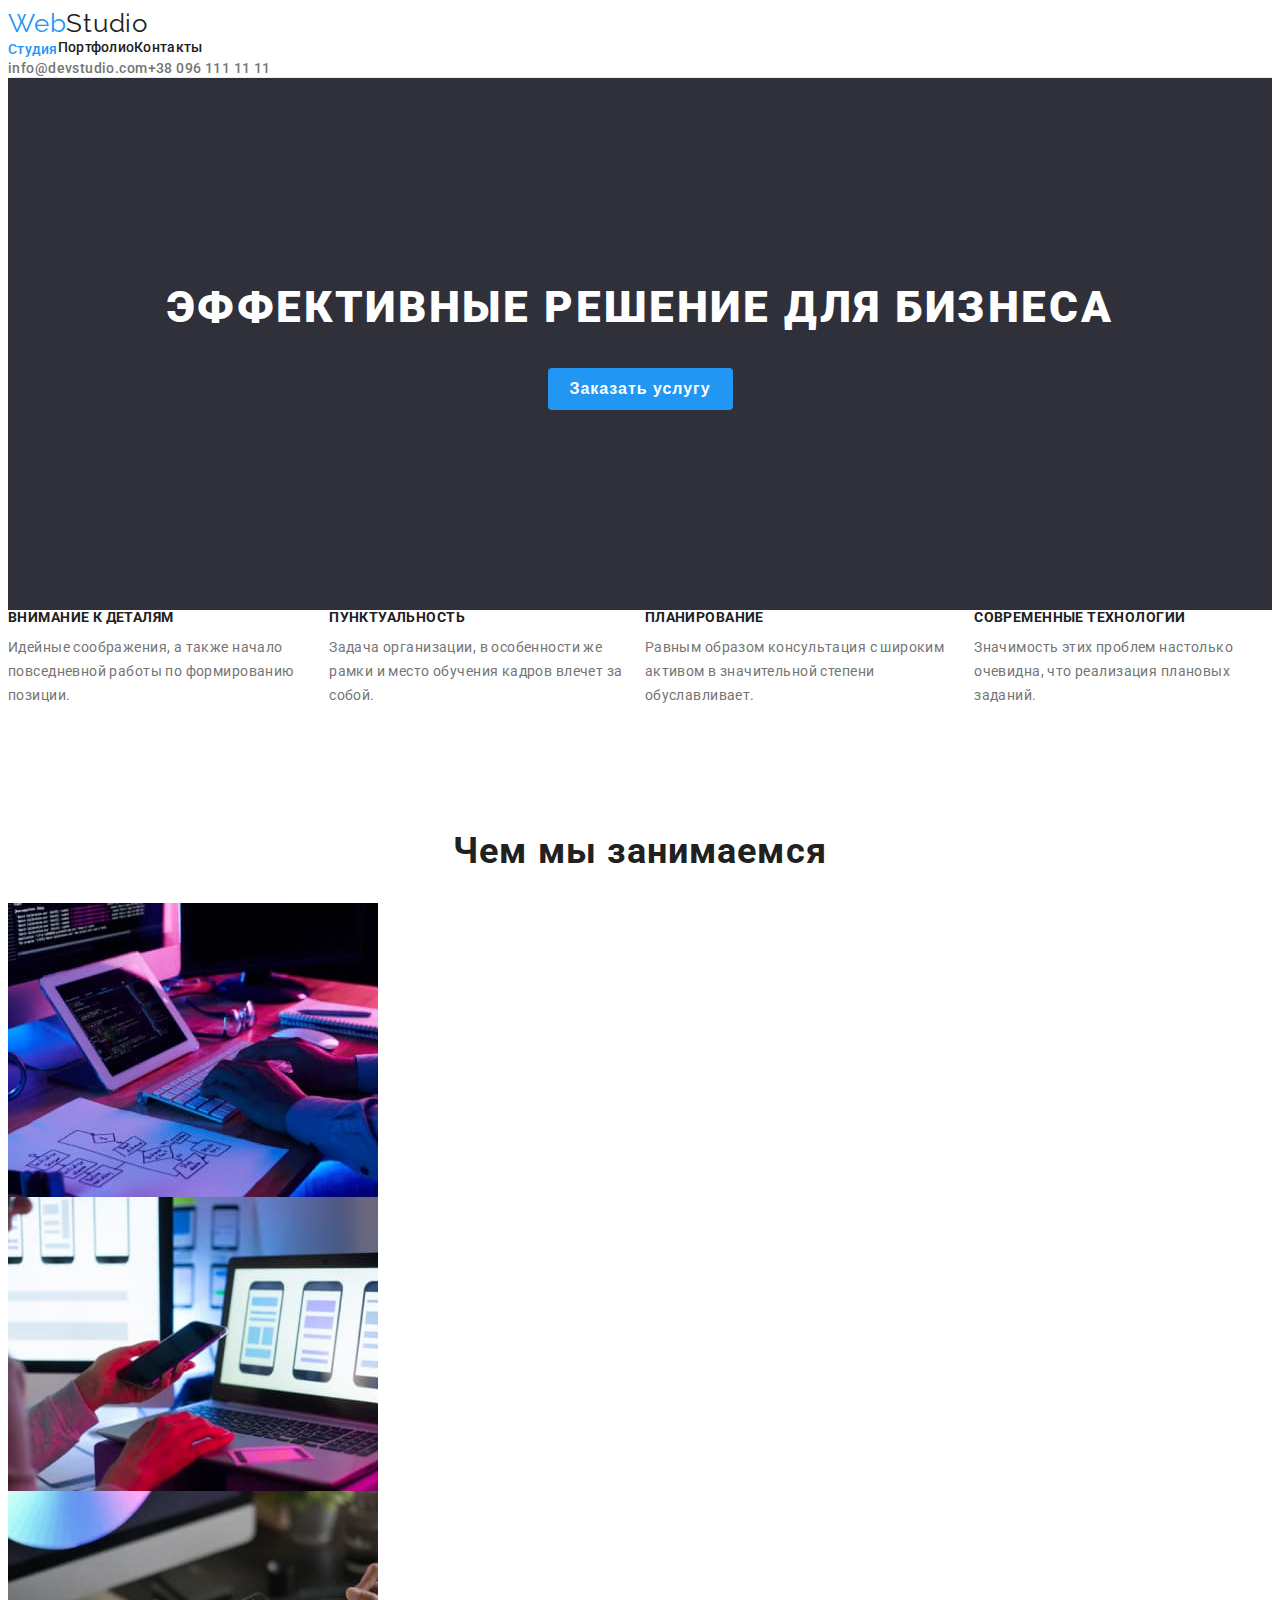
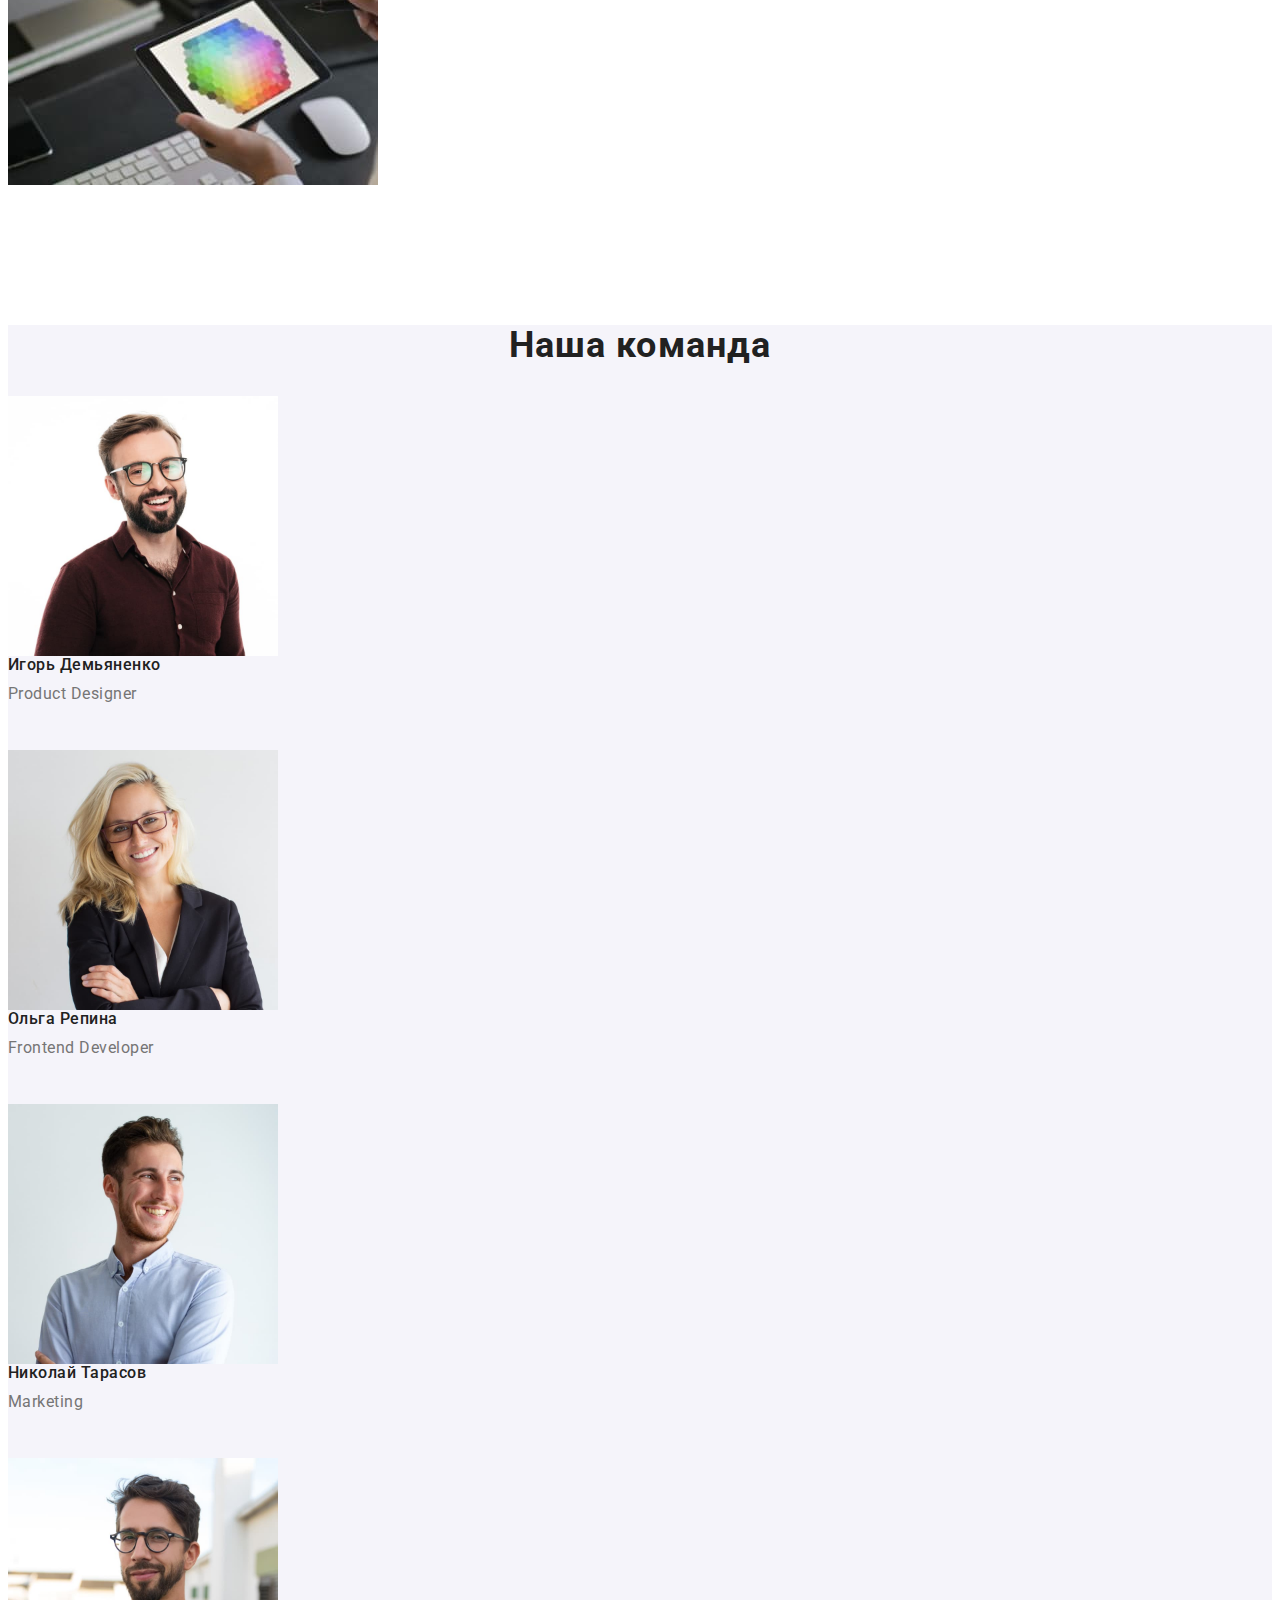
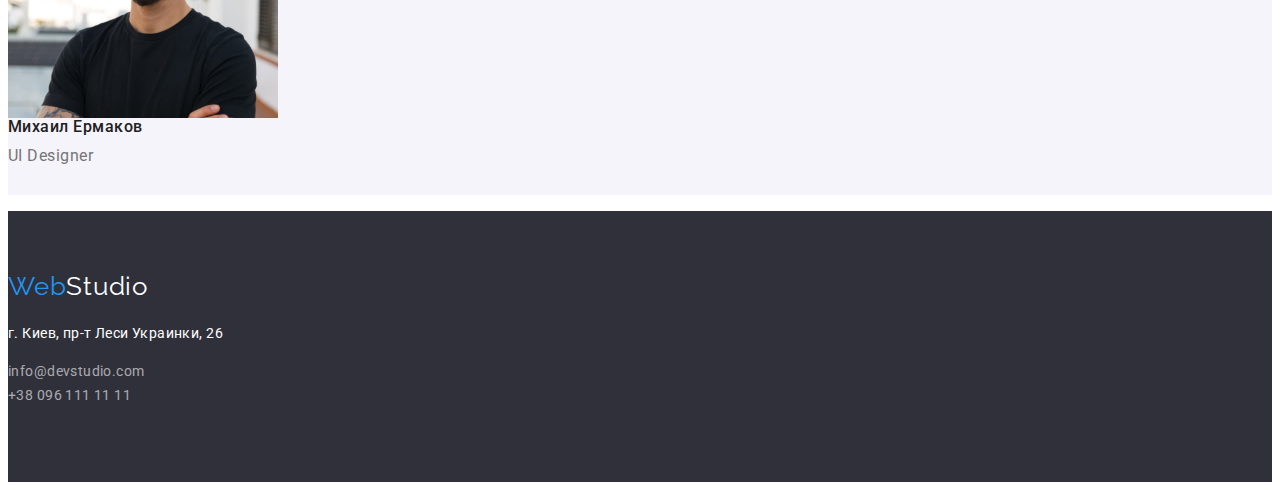
<file: index.html>
<!DOCTYPE html>
<html lang="ru">

<head>
    <meta charset="UTF-8">
    <meta http-equiv="X-UA-Compatible" content="IE=edge">
    <meta name="viewport" content="width=device-width, initial-scale=1.0">
    <title>Студия</title>
    <link rel="preconnect" href="https://fonts.gstatic.com">
    <link href="https://fonts.googleapis.com/css2?family=Raleway:wght@700&family=Roboto:wght@400;500;700;900&display=swap"
    rel="stylesheet">
    <link rel="stylesheet" href="css/styles.css">
</head>

<body class="body">

    <header class="header">
        <nav>

            <div class="logo-text"><a href="#">
                <span class="logo-accept">Web</span><span class="logo">Studio</span>
            </a></div>

            <ul class="site-nav list">
                <li><a href="index.html" class="link-is-curret">Студия</a></li>
                <li><a href="portfolio.html" class="link">Портфолио</a></li>
                <li><a href="" class="link">Контакты</a></li>
            </ul>

        </nav>

        <ul class="contact-nav list">
            <li><a href="mailto:info@devstudio.com" class="link">info@devstudio.com</a></li>
            <li><a href="tel:+380961111111" class="link">+38 096 111 11 11</a></li>
        </ul>


    </header>

    <main>
        <!--HERO-->
        <section class="hero">

            <h1 class="hero-title">Эффективные решение для бизнеса</h1>
            <button type="button" class="button">Заказать услугу</button>
        </section>


        <section class="section">
            <h2 hidden class="section-title">Наши преимущества</h2>
            <ul class="feature-list">
                <li>
                    <h3 class="title">Внимание к деталям</h3>
                    <p class="text">Идейные соображения, а также начало повседневной работы по формированию позиции.</p>
                </li>

                <li>
                    <h3 class="title">Пунктуальность</h3>
                    <p class="text">Задача организации, в особенности же рамки и место обучения кадров влечет за собой.</p>
                </li>

                <li>
                    <h3 class="title">Планирование</h3>
                    <p class="text">Равным образом консультация с широким активом в значительной степени обуславливает.</p>
                </li>

                <li>
                    <h3 class="title">Современные технологии</h3>
                    <p class="text">Значимость этих проблем настолько очевидна, что реализация плановых заданий.</p>
                </li>
            </ul>
        </section>

        <section  class="section">
            <h2 class="section-title">Чем мы занимаемся</h2>

            <ul>
                <li>
                    <img src="./images/box_1.jpg" width="370" alt="Программируем">
                </li>

                <li>
                    <img src="./images/box_2.jpg" width="370" alt="Создаем макет">
                </li>
                <li>
                    <img src="./images/box_3.jpg" width="370" alt="Стилизуем">
                </li>

            </ul>

        </section>

        <!--наша команда-->
        <section class="section-staff">
            <h2 class="section-title">Наша команда</h2>

            <ul>
                <li>

                    <img src="./images/img.jpg" width="270" alt="product designer">
                    <h3 class="staff-title">Игорь Демьяненко</h3>
                    <p class="staff-text">Product Designer</p>

                </li>

                <li>

                    <img src="./images/img-1.jpg" width="270" alt="frontend developer">
                    <h3 class="staff-title">Ольга Репина</h3>
                    <p class="staff-text">Frontend Developer</p>

                </li>

                <li>

                    <img src="./images/img-2.jpg" width="270" alt="marketing">
                    <h3 class="staff-title">Николай Тарасов</h3>
                    <p class="staff-text">Marketing</p>

                </li>

                <li>

                    <img src="./images/img-3.jpg" width="270" alt="фото ui designer">
                    <h3 class="staff-title">Михаил Ермаков</h3>
                    <p class="staff-text">UI Designer</p>


                </li>
            </ul>

        </section>

    </main>

    <footer class="footer">
        <div class="logo-text"><a href="#">
                <span class="logo-accept">Web</span><span class="logo-footer">Studio</span>
            </a></div>

        <address class="address">
          
          <p> г. Киев, пр-т Леси Украинки, 26</p>

            <ul>
                <li><a href="mailto:info@devstudio.com" class="contact">info@devstudio.com</a></li>
                <li><a href="tel:+380961111111" class="contact">+38 096 111 11 11</a></li>
            </ul>
        </address>

    </footer>
</body>

</html>
</file>
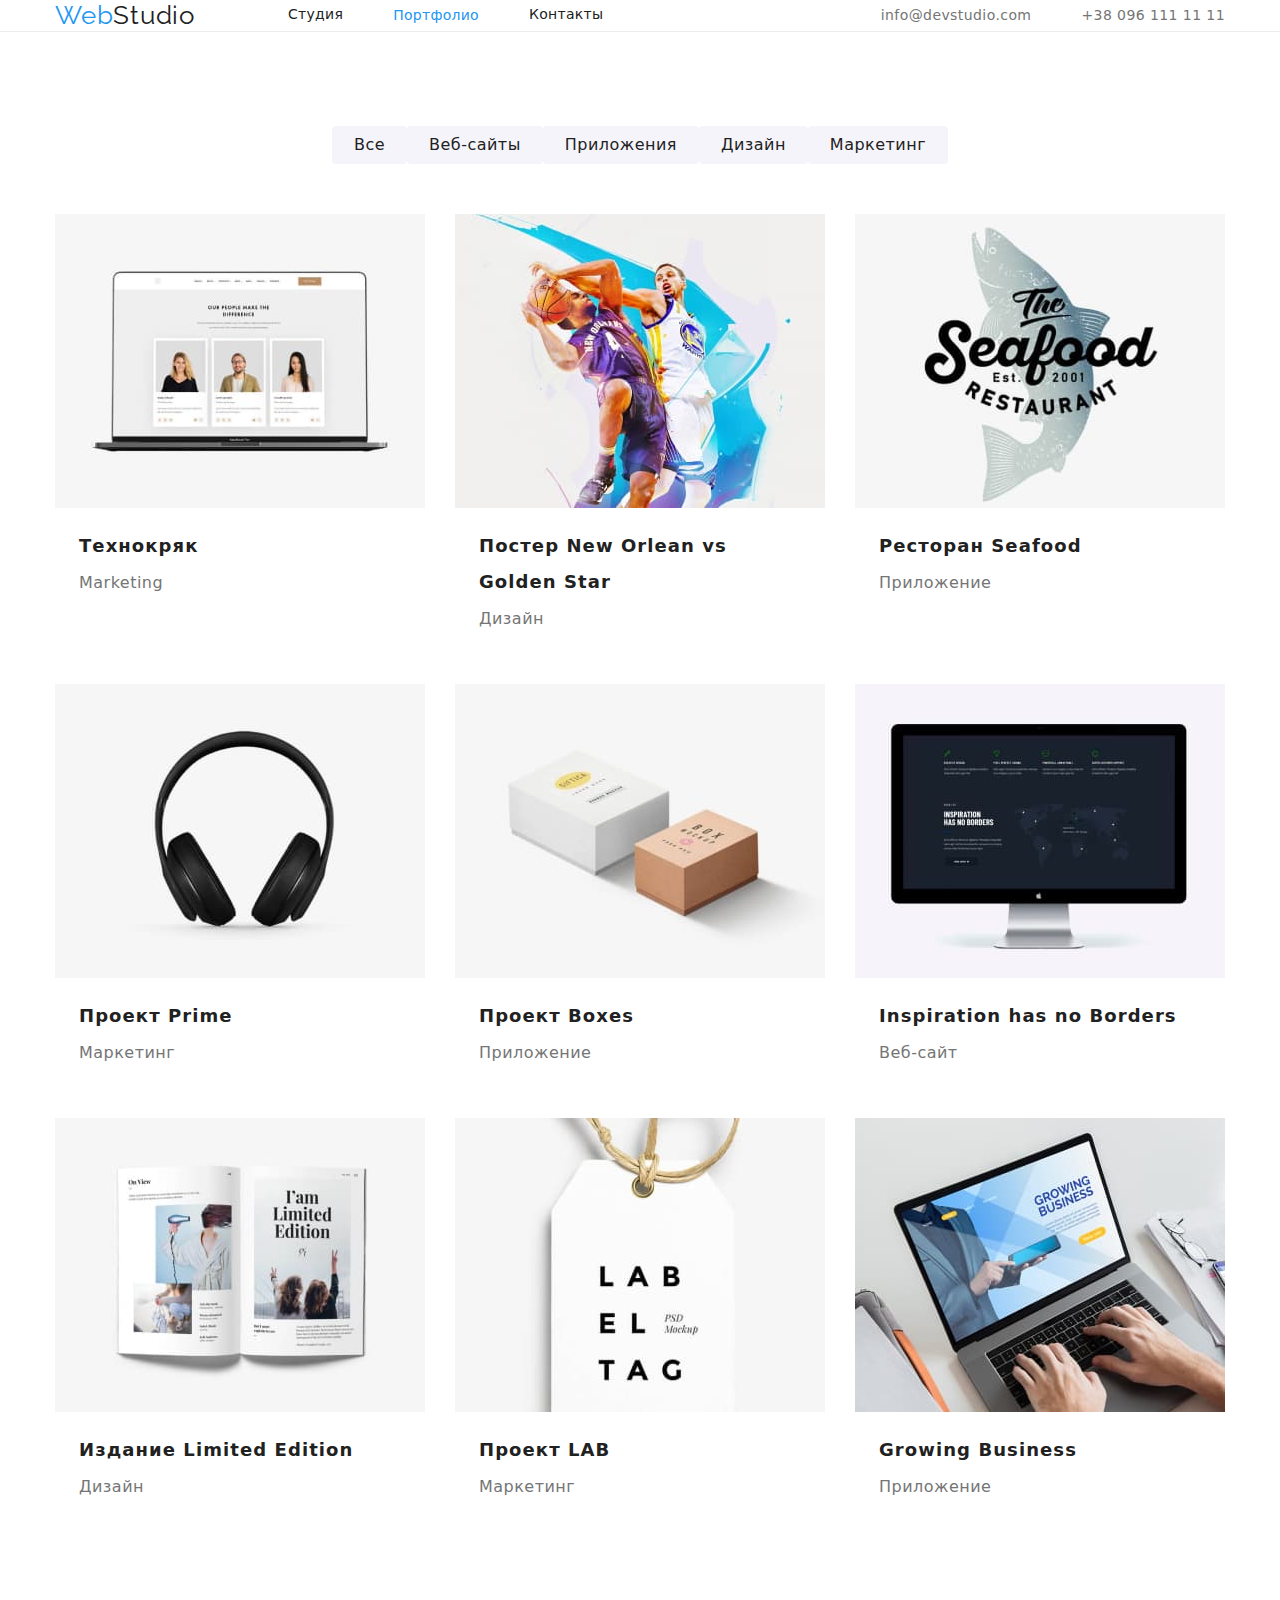
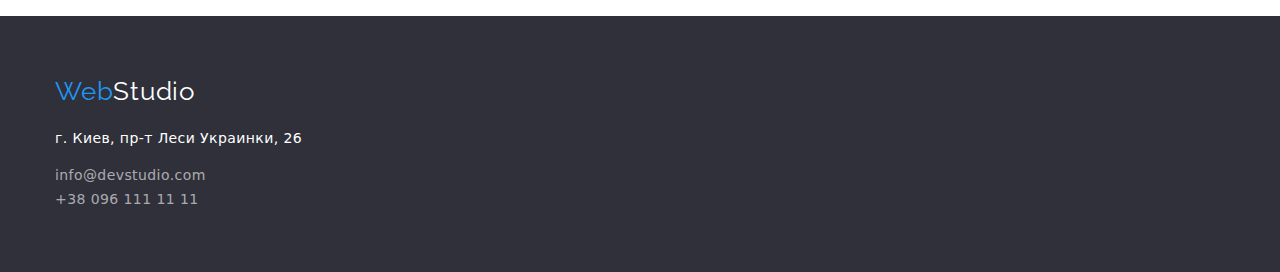
<file: portfolio.html>
<!DOCTYPE html>
<html lang="ru">

<head>
    <meta charset="UTF-8">
    <meta http-equiv="X-UA-Compatible" content="IE=edge">
    <meta name="viewport" content="width=device-width, initial-scale=1.0">
    <title>Портфолио</title>
    <link rel="preconnect" href="https://fonts.gstatic.com">
    <link href="https://fonts.googleapis.com/css2?family=Raleway:wght@700&family=Roboto:wght@400;500;700;900&display=swap"
    rel="stylesheet">
    <link rel="stylesheet" href="https://cdnjs.cloudflare.com/ajax/libs/modern-normalize/1.0.0/modern-normalize.min.css">
    <link rel="stylesheet" href="css/styles.css">
</head>

<body class="page">

  <header class="header">
    <div class="container">
        <nav class="navigation">
                <a href="#" class="logo-text">
                <span class="logo-accept">Web</span><span class="logo">Studio</span>
                </a>

                <ul class="site-nav">
                    <li class="item"><a href="index.html" class="link">Студия</a></li>
                    <li class="item"><a href="portfolio.html" class="link-is-curret">Портфолио</a></li>
                    <li class="item"><a href="" class="link">Контакты</a></li>
                </ul>
        </nav>
        <ul class="contact-nav">
          <li class="item"><a href="mailto:info@devstudio.com" class="link">info@devstudio.com</a></li>
          <li class="item"><a href="tel:+380961111111" class="link">+38 096 111 11 11</a></li>
        </ul>
    </div>
  
</header>

    <main>
  <h1 hidden>Портфолио</h1>
      <div class="container container-portfolio-button">
        <ul class="portfolio-nav list">
           <li><button type="button" class="button">Все</button></li>
           <li><button type="button" class="button">Веб-сайты</button></li>
           <li><button type="button" class="button">Приложения</button></li>
           <li><button type="button" class="button">Дизайн</button></li>
           <li><button type="button" class="button">Маркетинг</button></li>
       </ul>
      </div>    
      <div class="container container-portfolio-cards">
        <ul class="portfolio">
          <li class="portfolio-box">
            <a href="#">
              <div class="card-thumb">
                <img src="./images/portfolio/img_1.jpg" width="370" alt="технокряк">
              </div>
              <div class="card-content">
                <h2 class="portfolio-title">Технокряк</h2>
                <p class="portfolio-text">Marketing</p>
              </div>
            </a>
          </li>

        <li class="portfolio-box">
          <a href="">
            <div class="card-thumb">
              <img src="./images/portfolio/img_2.jpg" width="370" alt="Постер New Orlean vs Golden Star">
            </div>
            <div class="card-content">
              <h2 class="portfolio-title">Постер New Orlean vs Golden Star</h2>
              <p class="portfolio-text">Дизайн</p>
            </div>
          </a>
    </li>

    <li class="portfolio-box">
          <a href="">
            <div class="card-thumb">
              <img src="./images/portfolio/img_3.jpg" width="370" alt="Ресторан Seafood">
            </div>
              <div class="card-content">
              <h2 class="portfolio-title">Ресторан Seafood</h2>
              <p class="portfolio-text">Приложение</p>
            </div>
          </a>
    </li>

    <li class="portfolio-box">
          <a href="">
            <div class="card-thumb">
              <img src="./images/portfolio/img_4.jpg" width="370" alt="Проект Prime">
            </div>
            <div class="card-content">
              <h2 class="portfolio-title">Проект Prime</h2>
              <p class="portfolio-text">Маркетинг</p>
            </div>
          </a>
    </li>

    <li class="portfolio-box">
          <a href="">
            <div class="card-thumb">
              <img src="./images/portfolio/img_5.jpg" width="370" alt="Проект Boxes">
            </div>
            <div class="card-content">
              <h2 class="portfolio-title">Проект Boxes</h2>
              <p class="portfolio-text">Приложение</p>
            </div>
          </a>
    </li>

    <li class="portfolio-box">
          <a href="">
            <div class="card-thumb">
              <img src="./images/portfolio/img_6.jpg" width="370" alt="Inspiration has no Borders">
            </div>
            <div class="card-content">
              <h2 class="portfolio-title">Inspiration has no Borders</h2>
              <p class="portfolio-text">Веб-сайт</p>
            </div>
          </a>
    </li>

    <li class="portfolio-box">
          <a href="">
            <div class="card-thumb">
              <img src="./images/portfolio/img_7.jpg" width="370" alt="Издание Limited Edition">
            </div>
            <div class="card-content">
              <h2 class="portfolio-title">Издание Limited Edition</h2>
              <p class="portfolio-text">Дизайн</p>
            </div>
          </a>
    </li>

    <li class="portfolio-box">
          <a href="">
            <div class="card-thumb">
              <img src="./images/portfolio/img_8.jpg" width="370" alt="Проект LAB">
            </div>
            <div class="card-content">
              <h2 class="portfolio-title">Проект LAB</h2>
              <p class="portfolio-text">Маркетинг</p>
            </div>
          </a>
    </li>

    <li class="portfolio-box">
          <a href="">
            <div class="card-thumb">
              <img src="./images/portfolio/img_9.jpg" width="370" alt="Growing Business">
            </div>
            <div class="card-content">
              <h2 class="portfolio-title">Growing Business</h2>
              <p class="portfolio-text">Приложение</p>
            </div>
          </a>
    </li>
  </ul>
    </div>
    </main>

  <footer class="footer">
    <div class="container">
      <div class="logo-text">
        <a href="#">
          <span class="logo-accept">Web</span><span class="logo-footer">Studio</span>
        </a>
      </div>

      <address class="address">
          
        <p> г. Киев, пр-т Леси Украинки, 26</p>

        <ul class="contact-list">
          <li><a href="mailto:info@devstudio.com" class="contact">info@devstudio.com</a></li>
          <li><a href="tel:+380961111111" class="contact">+38 096 111 11 11</a></li>
        </ul>
      </address>
    </div>
  </footer>
</body>

</html>
</file>
<file: css/styles.css>
:root {
    --primery-text-color: #212121;
    --title-text-color: #757575;
    --accept-color: #2196f3;
    --primery-bg-color: #ffffff;
    --accept-bg-color: #2f303a;
    --bg-color: #f5f4fa;
    --portfolio-box-gap: 30px;
}

html {
    box-sizing: border-box;
}
  
.body {
    background-color: var(--primery-bg-color);
    font-family: Roboto, sans-serif;
}

.container {
    width: 1200px;
    padding: 0px 15px;
    margin: auto;
}

.section {
    padding-bottom: 94px;
}

.container-feature,
.container-portfolio-button {
    margin-top: 94px;
}

.container-portfolio-cards {
    margin-bottom: 94px;
}

.header {
    border-bottom: 1px solid #ececec;
}
.header .container {
    display: flex;
    justify-content: space-between;
    align-items: center;
}
  
.navigation {
    display: flex;
    align-items: center;
}

.logo-accept {
    color: var(--accept-color);
}
  
.logo {
    color: var(--primery-text-color);
}
  
.logo-text {
    font-family: Raleway, sans-serif;
    letter-spacing: 0.03em;
    font-size: 26px;
    line-height: 1.19;
    padding-left: 0px;
    margin-right: 93px;
}
  
ul {
    list-style: none;
    padding: 0
}

img {
    display: block;
    max-width: 100%;
}
  
a {
    text-decoration: none;
}

.site-nav {
    display: flex;
    align-items: center;
    margin: auto;
}

.site-nav .link {
    color: var(--primery-text-color);
    letter-spacing: 0.02em;
    font-weight: 500;
    font-size: 14px;
    line-height: 1.14;
    display: flex;
}
  
.site-nav .link:hover,
.site-nav .link:focus {
    color: var(--accept-color);
}

.site-nav .link-is-curret {
    color: var(--accept-color);
    font-weight: 500;
    font-size: 14px;
    line-height: 1.14;
    letter-spacing: 0.02em;
}
.item:not(:last-child) {
    margin-right: 50px;
}
  
.link-is-curret {
    color: var(--accept-color);
    font-weight: 500;
    font-size: 14px;
    line-height: 1.14;
    letter-spacing: 0.02em;
}


.contact-nav .link {
    color: var(--title-text-color);
    letter-spacing: 0.03em;
    font-weight: 500;
    font-size: 14px;
    line-height: 1.14;
}
  
.contact-nav .link:hover,
.contact-nav .link:focus {
    color: var(--accept-color);
}
.contact-nav {
    padding: 0px;
    margin: 0px;
    display: flex;
    align-items: center;

}
    
.hero {
    background-color: var(--accept-bg-color);
    text-transform: uppercase;
    margin-top: 0px;
    margin-bottom: 0px;
    text-align: center;
    padding-top: 200px;
    padding-bottom: 200px;
}
.content-box {
    width: 696px;
    margin: auto;
}
  
.hero-title {
    color: var(--primery-bg-color);
    letter-spacing: 0.06em;
    font-weight: 900;
    font-size: 44px;
    line-height: 1.36;
    text-align: center;
    margin-top: 0px;
    margin-bottom: 30px;
    text-transform: uppercase;
}
  
.section-title {
    color: var(--primery-text-color);
    letter-spacing: 0.03em;
    font-weight: 700;
    font-size: 36px;
    line-height: 1.16;
    text-align: center;
}
    
.feature-list .title {
    color: var(--primery-text-color);
    letter-spacing: 0.03em;
    font-weight: 700;
    font-size: 14px;
    line-height: 1.14;
    text-transform: uppercase;
    margin-bottom: 10px;
    margin-top: 0px;
}

.feature-list .text {
    color: var(--title-text-color);
    letter-spacing: 0.03em;
    font-size: 14px;
    line-height: 1.71;
    margin: 0px;
    display: flex;
}

.feature-list {
    display: flex;
    margin: 0px;
}

.featute-item:not(:last-child) {
    margin-right: 30px;
}

.featute-item {
    width: 270px;
}

.button {
    color: #ffffff;
    background-color: var(--accept-color);
    letter-spacing: 0.06em;
    font-size: 16px;
    line-height: 1.87;
    text-align: center;
    font-weight: 700;
    cursor: pointer;
    border-radius: 4px;
    padding: 6px 22px;
    border: 0px;
}
  
.title {
    letter-spacing: 0.03em;
    font-weight: 700;
    font-size: 14px;
    line-height: 1.14;
    text-transform: uppercase;
    margin-bottom: 10px;
    margin-top: 0px;
    color: var(--primery-text-color);
}
    
.images {
    display: flex;
    justify-content: space-between;
    margin: 0px;
}
  
.work {
    padding-top: 0px;
}

.section-staff {
    background-color: var(--bg-color);
}

.card-staff {
    display: flex;
    margin: 0px;
}

.card-item {
    width: 270px;
    background-color: var(--primery-bg-color);
    text-align: center;
}

.card-text {
    padding-top: 30px;
    padding-bottom: 30px;
}

.card-item:not(:last-child) {
    margin-right: 30px;
}

.card-content {
    padding: 20px 24px;
    border-left: var(--border-card-content);
    border-right: var(--border-card-content);
    border-bottom: var(--border-card-content);
}

.staff-title {
    font-weight: 500;
    color: var(--primery-text-color);
    font-size: 16px;
    line-height: 1.18;
    letter-spacing: 0.03em;
    margin-top: 0px;
    margin-bottom: 10px;
}
  
.staff-text {
    color: var(--title-text-color);
    font-size: 16px;
    line-height: 1.18;
    letter-spacing: 0.03em;
    padding-bottom: 30px;
    margin-top: 0px;
}

.portfolio-nav .button {
    background-color: #f5f4fa;
    color: var(--primery-text-color);
    border-radius: 4px;
    font-weight: 500;
    font-size: 16px;
    line-height: 1.62;
    letter-spacing: 0.03em;
}
  
.portfolio-nav .button:hover,
.portfolio-nav .button:focus {
    color: var(--primery-bg-color);
    background-color: var(--accept-color);
}

.portfolio-nav {
    margin-top: 0px;
    margin-bottom: 50px;
    display: flex;
    justify-content: center;
}

.portfolio-nav .nav-child {
    margin-left: 8px;
}

.portfolio-nav .nav-child:first-child {
    margin-left: 0px;
}

.portfolio {
    display: flex;
    flex-wrap: wrap;
    margin-top: calc(-1 * var(--portfolio-box-gap));
    margin-left: calc(-1 * var(--portfolio-box-gap));
}

.portfolio-box {
    background: var(--primery-bg-color);
    box-sizing: border-box;
    width: 370px;
    padding: 0;
    margin-left: var(--portfolio-box-gap);
    margin-top: var(--portfolio-box-gap);
}
  
.portfolio-title {
    color: var(--primery-text-color);
    font-weight: 700;
    font-size: 18px;
    line-height: 2;
    letter-spacing: 0.06em;
    margin: 0px;
}
  
.portfolio-text {
    font-size: 16px;
    line-height: 1.87;
    letter-spacing: 0.03em;
    color: var(--title-text-color);
    margin-top: 4px;
    margin-bottom: 0px;
}
    
.footer {
    background-color: var(--accept-bg-color);
    padding-bottom: 60px;
    padding-top: 60px;
}

.logo-text-footer {
    font-family: Raleway, sans-serif;
    letter-spacing: 0.03em;
    font-size: 26px;
    line-height: 1.19;
    margin-bottom: 20px;
}
  
.logo-footer {
    color: var(--primery-bg-color);
    letter-spacing: 0.03em;
    font-size: 26px;
    line-height: 1.19;
    margin-bottom: 20px;
}
  
.address {
    color: var(--primery-bg-color);
    font-size: 14px;
    line-height: 1.71;
    letter-spacing: 0.03em;
    font-style: normal;
    margin-top: 20px;
}

.contact-list {
    margin-top: 9px;
    margin-bottom: 0px;
    padding-left: 0px;
}
  
.contact {
    font-size: 14px;
    line-height: 1.71;
    letter-spacing: 0.03em;
    text-decoration: none;
    color: rgba(255, 255, 255, 0.6);
    display: inline-block;
}

.contact-item:last-child {
    margin-top: 9px;
}
</file>
